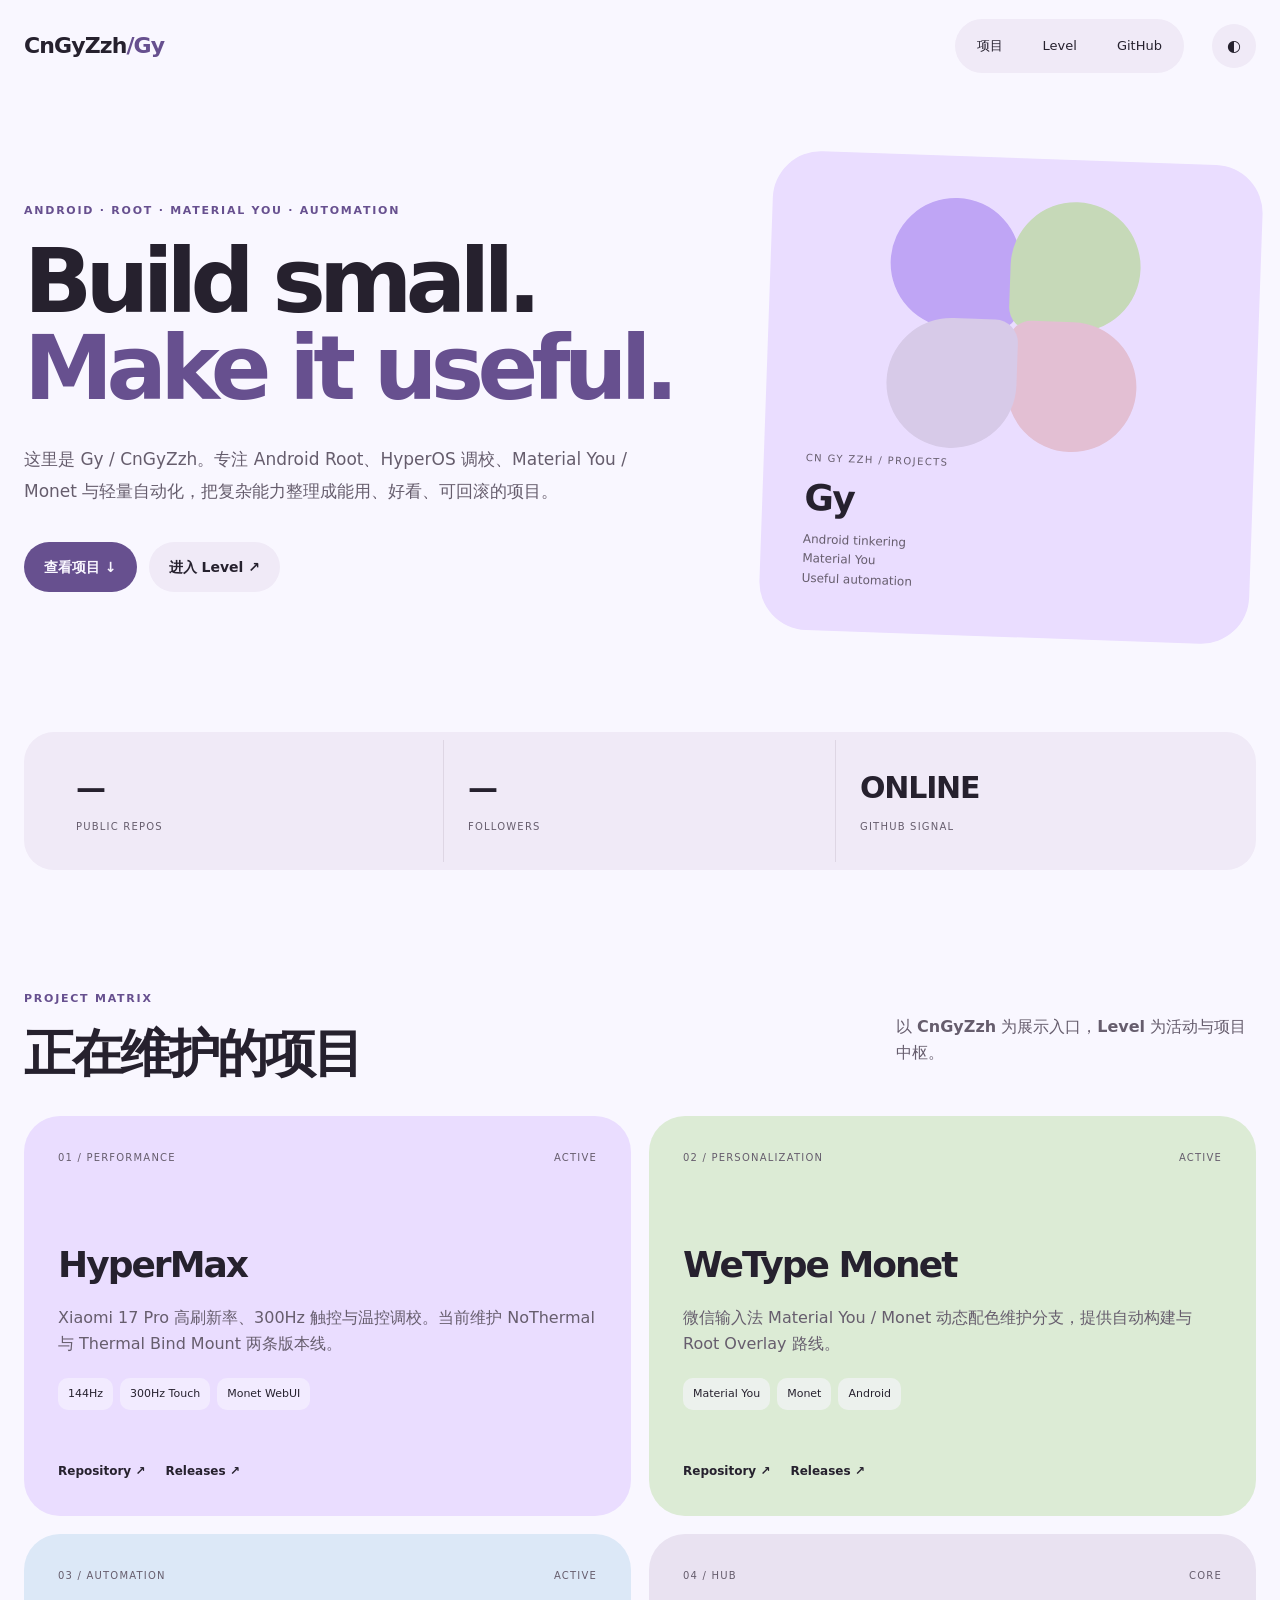
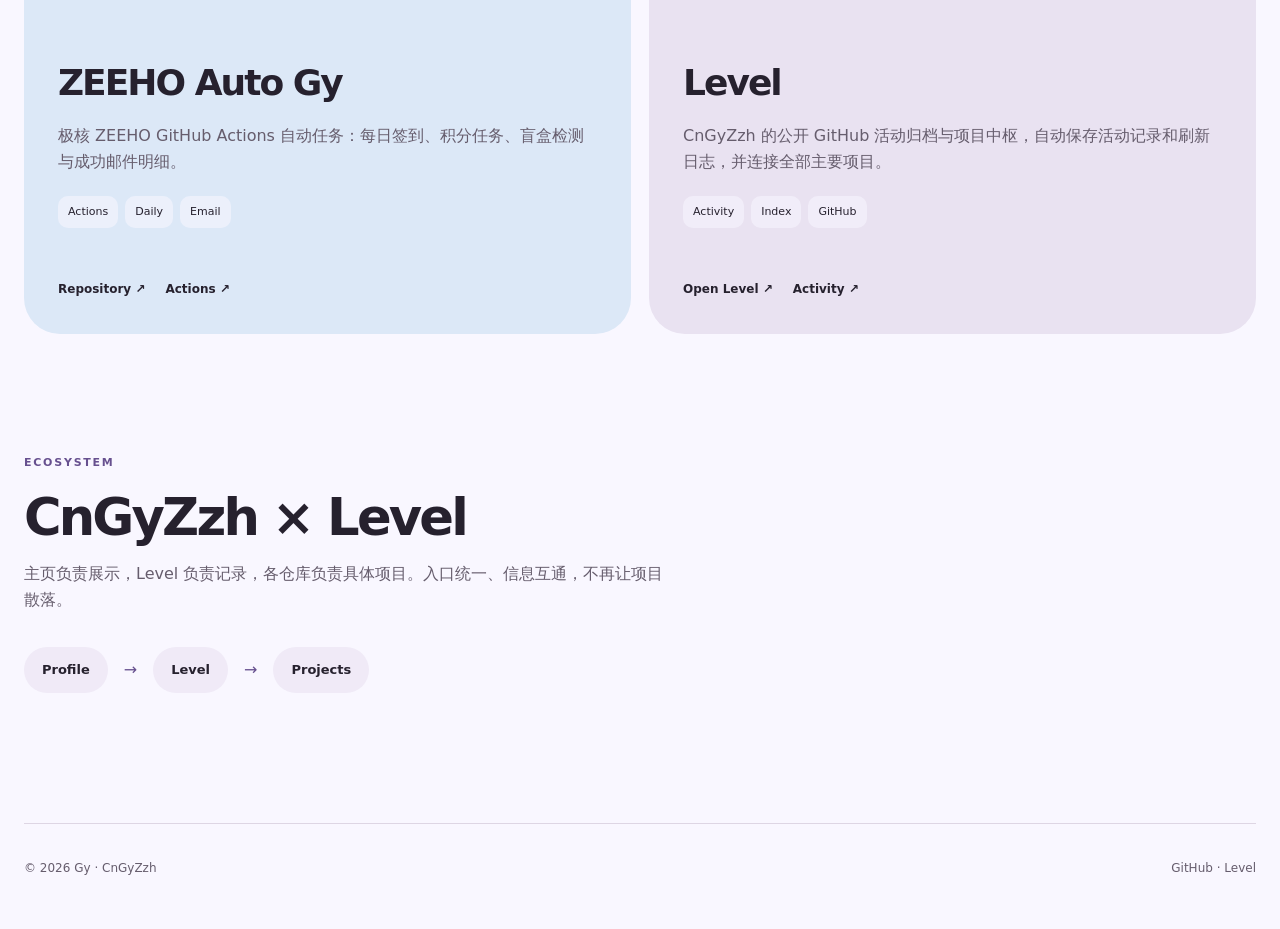
<file: index.html>
<!doctype html>
<html lang="zh-CN">
<head>
<meta charset="utf-8">
<meta name="viewport" content="width=device-width,initial-scale=1,viewport-fit=cover">
<meta name="theme-color" content="#f9f7ff">
<meta name="description" content="CnGyZzh / Gy — Android Root、HyperOS、Material You 与自动化项目。">
<title>CnGyZzh · Gy</title>
<link rel="stylesheet" href="material.css">
</head>
<body>
<header class="top">
  <a class="brand" href="#">CnGyZzh<span>/Gy</span></a>
  <nav><a href="#projects">项目</a><a href="https://github.com/CnGyZzh/Level">Level</a><a href="https://github.com/CnGyZzh">GitHub</a></nav>
  <button id="theme" aria-label="切换主题">◐</button>
</header>

<main>
<section class="hero">
 <div class="hero-copy">
   <p class="kicker">ANDROID · ROOT · MATERIAL YOU · AUTOMATION</p>
   <h1>Build small.<br><em>Make it useful.</em></h1>
   <p class="lead">这里是 Gy / CnGyZzh。专注 Android Root、HyperOS 调校、Material You / Monet 与轻量自动化，把复杂能力整理成能用、好看、可回滚的项目。</p>
   <div class="actions"><a class="primary" href="#projects">查看项目 ↓</a><a class="secondary" href="https://github.com/CnGyZzh/Level">进入 Level ↗</a></div>
 </div>
 <div class="identity">
   <div class="dots"><i></i><i></i><i></i><i></i></div>
   <div><small>CN GY ZZH / PROJECTS</small><strong>Gy</strong><p>Android tinkering<br>Material You<br>Useful automation</p></div>
 </div>
</section>

<section class="stats">
 <div><b id="repos">—</b><span>PUBLIC REPOS</span></div>
 <div><b id="followers">—</b><span>FOLLOWERS</span></div>
 <div><b id="updated">LIVE</b><span>GITHUB SIGNAL</span></div>
</section>

<section id="projects" class="section">
 <div class="heading"><div><p class="kicker">PROJECT MATRIX</p><h2>正在维护的项目</h2></div><p>以 <b>CnGyZzh</b> 为展示入口，<b>Level</b> 为活动与项目中枢。</p></div>
 <div class="grid">
  <article class="card hero-card">
   <div class="card-top"><span>01 / PERFORMANCE</span><span>ACTIVE</span></div>
   <h3>HyperMax</h3>
   <p>Xiaomi 17 Pro 高刷新率、300Hz 触控与温控调校。当前维护 NoThermal 与 Thermal Bind Mount 两条版本线。</p>
   <div class="chips"><span>144Hz</span><span>300Hz Touch</span><span>Monet WebUI</span></div>
   <div class="links"><a href="https://github.com/CnGyZzh/HyperMax">Repository ↗</a><a href="https://github.com/CnGyZzh/HyperMax/releases">Releases ↗</a></div>
  </article>
  <article class="card green">
   <div class="card-top"><span>02 / PERSONALIZATION</span><span>ACTIVE</span></div>
   <h3>WeType Monet</h3>
   <p>微信输入法 Material You / Monet 动态配色维护分支，提供自动构建与 Root Overlay 路线。</p>
   <div class="chips"><span>Material You</span><span>Monet</span><span>Android</span></div>
   <div class="links"><a href="https://github.com/CnGyZzh/WeType_Monet-Gy">Repository ↗</a><a href="https://github.com/CnGyZzh/WeType_Monet-Gy/releases">Releases ↗</a></div>
  </article>
  <article class="card blue">
   <div class="card-top"><span>03 / AUTOMATION</span><span>ACTIVE</span></div>
   <h3>ZEEHO Auto Gy</h3>
   <p>极核 ZEEHO GitHub Actions 自动任务：每日签到、积分任务、盲盒检测与成功邮件明细。</p>
   <div class="chips"><span>Actions</span><span>Daily</span><span>Email</span></div>
   <div class="links"><a href="https://github.com/CnGyZzh/ZEEHO-Auto-Gy">Repository ↗</a><a href="https://github.com/CnGyZzh/ZEEHO-Auto-Gy/actions">Actions ↗</a></div>
  </article>
  <article class="card level">
   <div class="card-top"><span>04 / HUB</span><span>CORE</span></div>
   <h3>Level</h3>
   <p>CnGyZzh 的公开 GitHub 活动归档与项目中枢，自动保存活动记录和刷新日志，并连接全部主要项目。</p>
   <div class="chips"><span>Activity</span><span>Index</span><span>GitHub</span></div>
   <div class="links"><a href="https://github.com/CnGyZzh/Level">Open Level ↗</a><a href="https://github.com/CnGyZzh/Level/blob/main/activity.txt">Activity ↗</a></div>
  </article>
 </div>
</section>

<section class="section ecosystem">
 <p class="kicker">ECOSYSTEM</p><h2>CnGyZzh × Level</h2>
 <p>主页负责展示，Level 负责记录，各仓库负责具体项目。入口统一、信息互通，不再让项目散落。</p>
 <div class="route"><a href="https://github.com/CnGyZzh">Profile</a><span>→</span><a href="https://github.com/CnGyZzh/Level">Level</a><span>→</span><a href="#projects">Projects</a></div>
</section>
</main>

<footer><span>© 2026 Gy · CnGyZzh</span><span><a href="https://github.com/CnGyZzh">GitHub</a> · <a href="https://github.com/CnGyZzh/Level">Level</a></span></footer>
<script>
const root=document.documentElement,btn=document.querySelector('#theme');
const saved=localStorage.getItem('theme'); if(saved==='dark')root.dataset.theme='dark';
btn.onclick=()=>{root.dataset.theme=root.dataset.theme==='dark'?'':'dark';localStorage.setItem('theme',root.dataset.theme||'light')};
fetch('https://api.github.com/users/CnGyZzh').then(r=>r.json()).then(d=>{repos.textContent=d.public_repos??'—';followers.textContent=d.followers??'—';updated.textContent='SYNCED'}).catch(()=>updated.textContent='ONLINE');
</script>
</body>
</html>
</file>
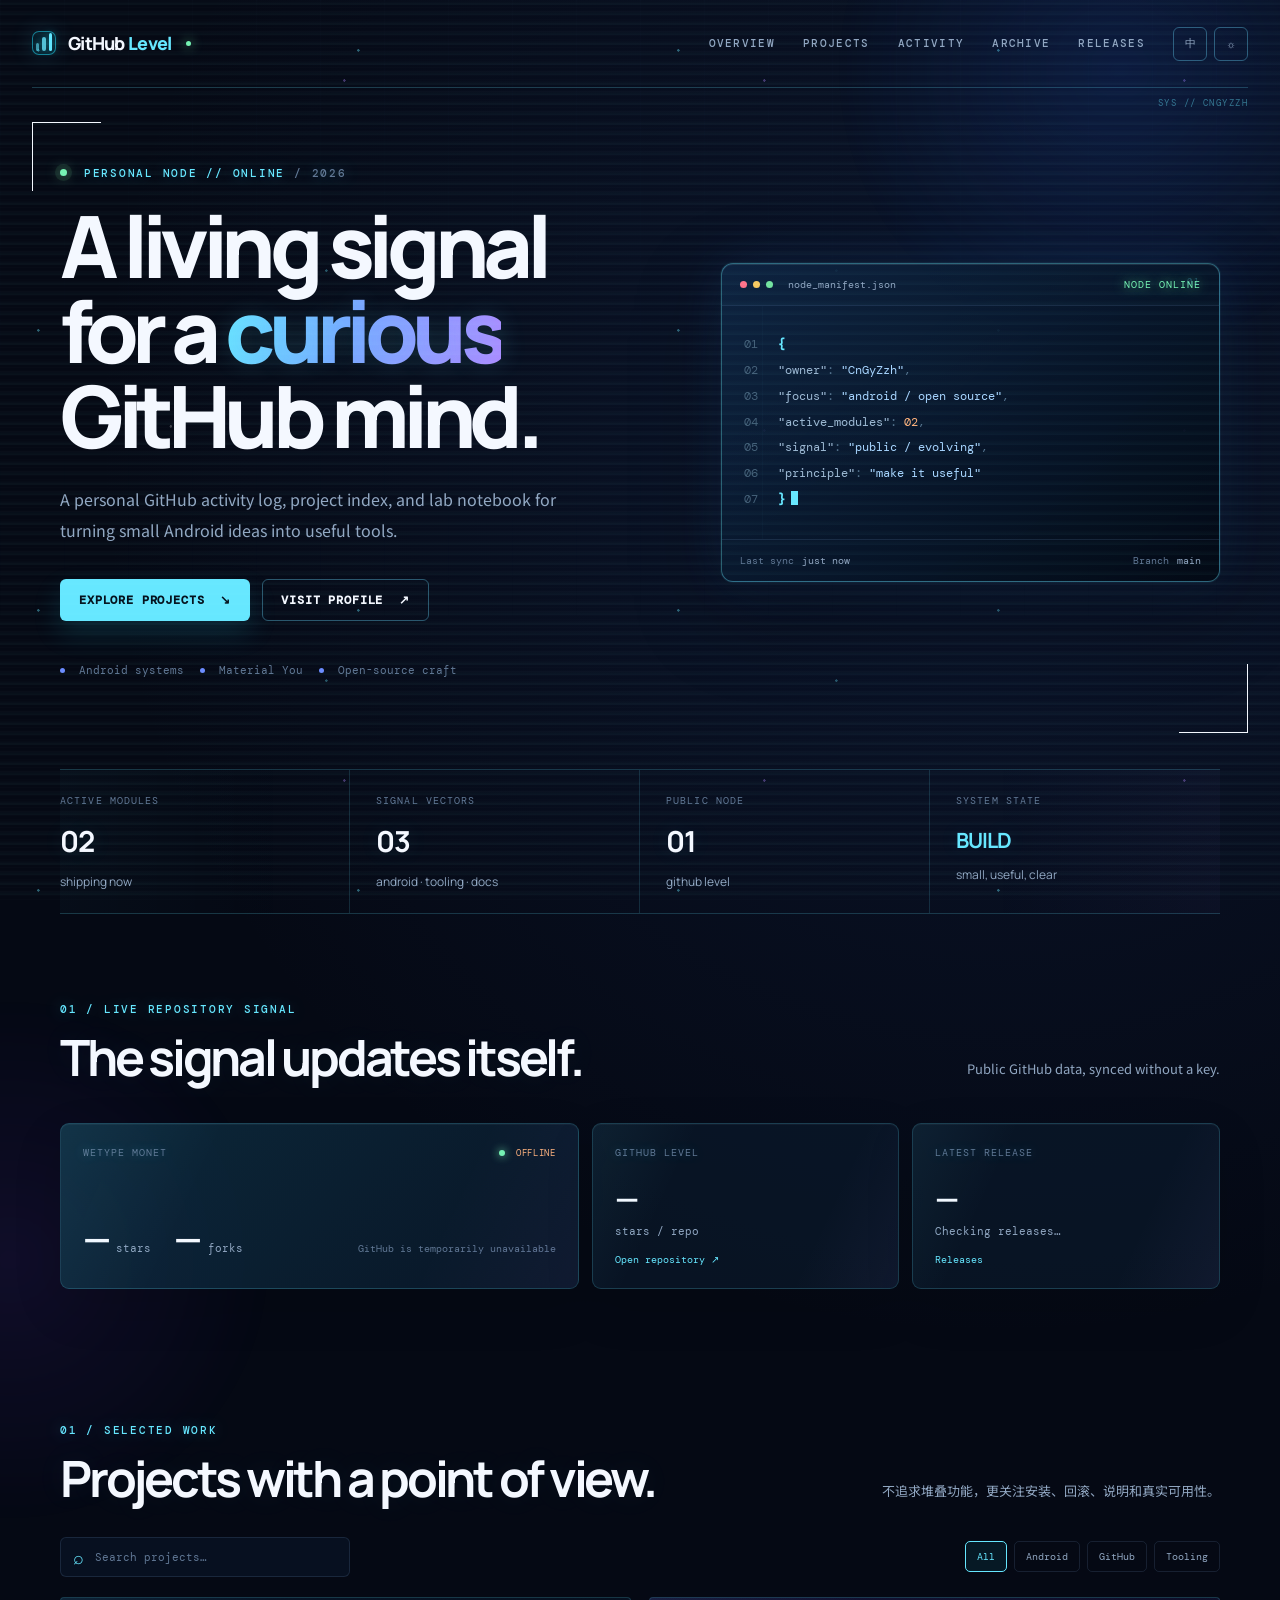
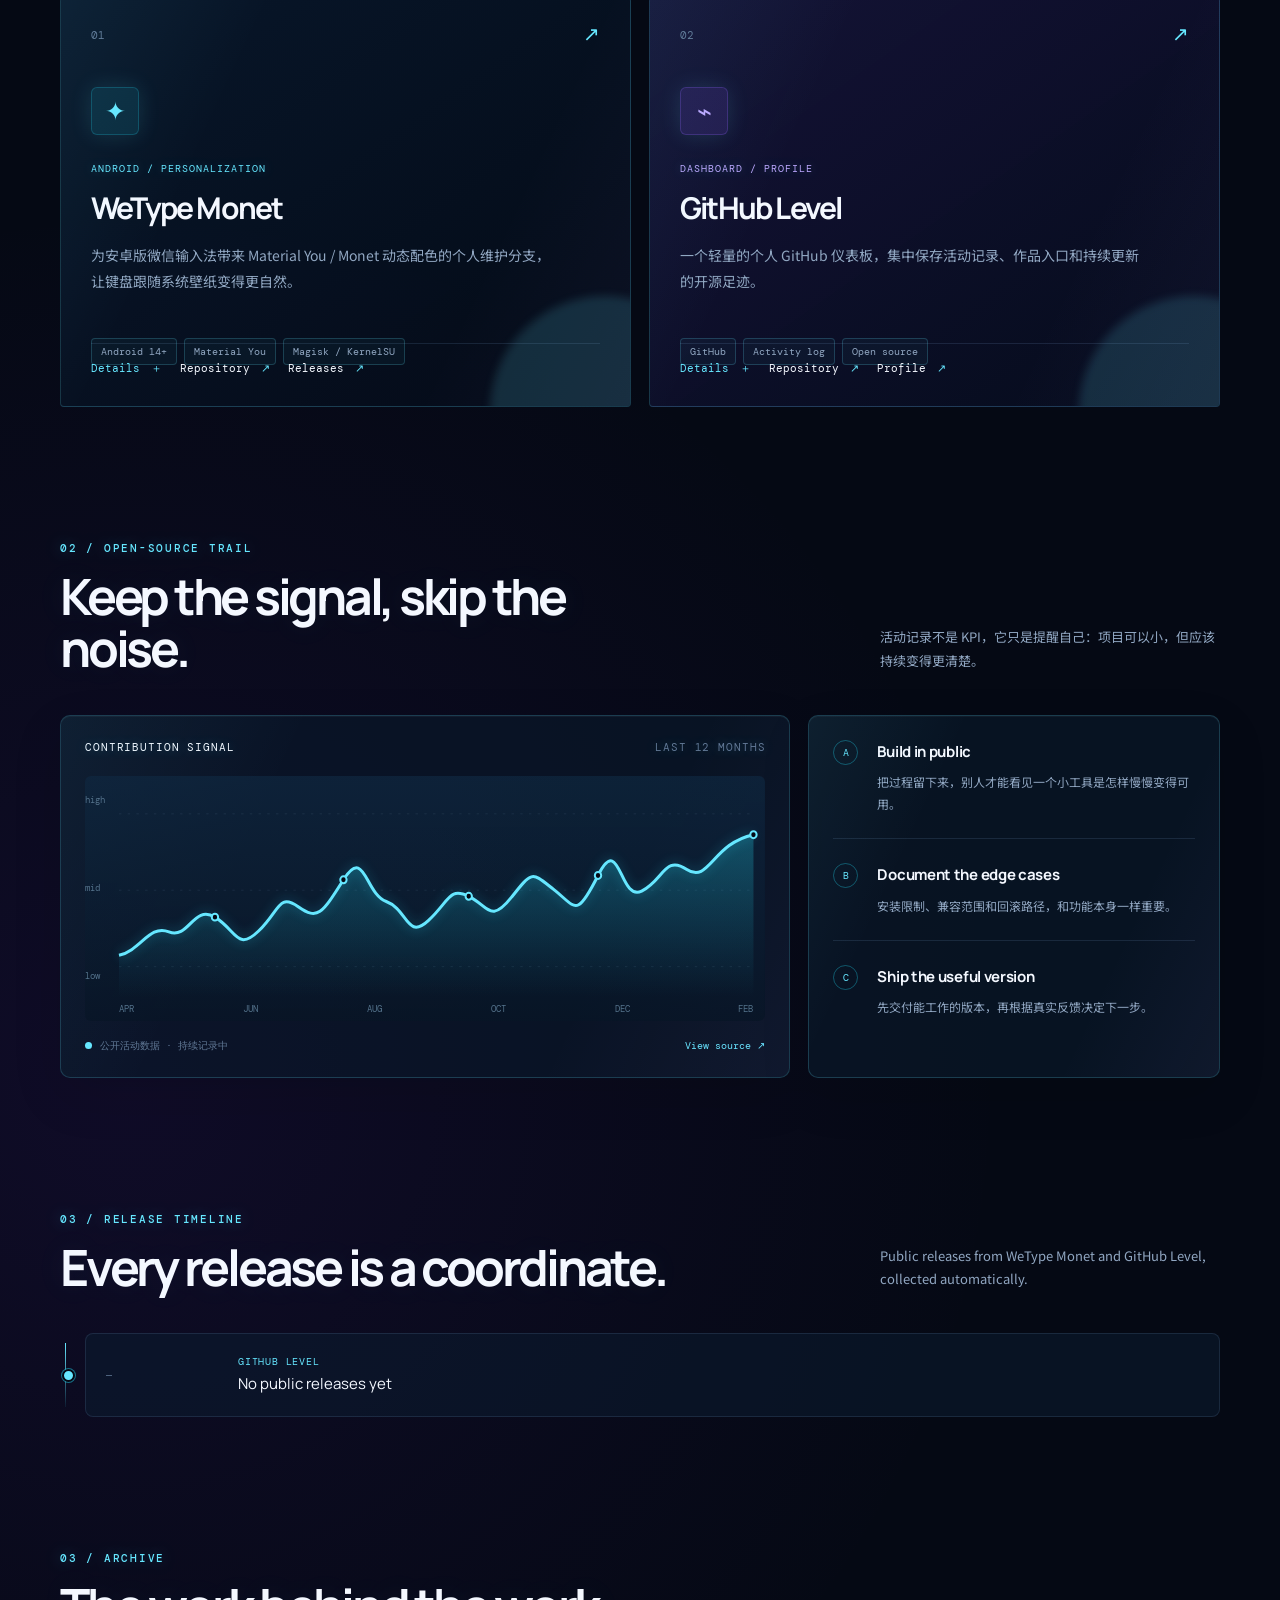
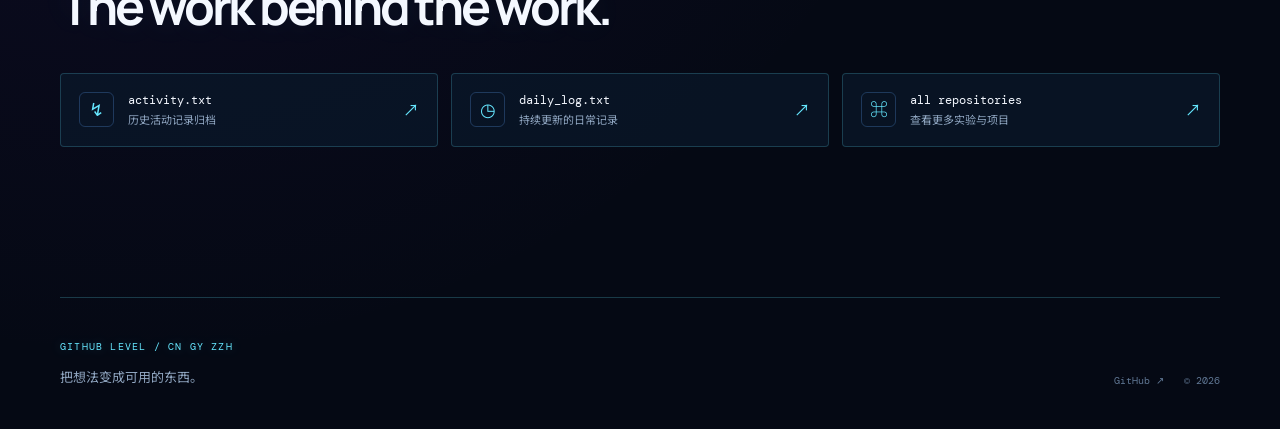
<file: index (1).html>
<!doctype html>
<html lang="zh-CN">
  <head>
    <meta charset="UTF-8" />
    <meta name="viewport" content="width=device-width, initial-scale=1.0" />
    <meta name="theme-color" content="#050914" />
    <meta name="description" content="GitHub Level — CnGyZzh 的个人主页、项目索引与开源记录。" />
    <title>GitHub Level · CnGyZzh</title>
    <link rel="canonical" href="https://cngyzzh.github.io/" />
    <meta property="og:type" content="website" />
    <meta property="og:url" content="https://cngyzzh.github.io/" />
    <meta property="og:title" content="GitHub Level · CnGyZzh" />
    <meta property="og:description" content="A cinematic personal node for projects, activity, releases, and Android experiments." />
    <meta name="twitter:card" content="summary" />
    <meta name="twitter:title" content="GitHub Level · Open-source dashboard" />
    <meta name="twitter:description" content="Projects, activity, releases, and notes from CnGyZzh." />
    <script type="application/ld+json">{"@context":"https://schema.org","@type":"Person","name":"CnGyZzh","url":"https://github.com/CnGyZzh","sameAs":["https://github.com/CnGyZzh"],"knowsAbout":["Android","Open Source","Material You"]}</script>
    <link rel="icon" href="[data-uri]" type="image/svg+xml" />
    <style>
@import url('https://fonts.googleapis.com/css2?family=DM+Mono:wght@400;500&family=Manrope:wght@400;500;600;700;800&family=Noto+Sans+SC:wght@400;500;700;900&display=swap');

:root {
  --bg: #07111f;
  --bg-deep: #050b14;
  --panel: rgba(12, 28, 48, 0.74);
  --panel-strong: #0d2037;
  --line: rgba(145, 177, 207, 0.16);
  --line-bright: rgba(145, 177, 207, 0.3);
  --text: #eff7ff;
  --muted: #92a8bd;
  --subtle: #61768c;
  --cyan: #22d3ee;
  --blue: #60a5fa;
  --violet: #8b5cf6;
  --green: #75e0a1;
  --orange: #f9a66d;
  --ease-out: cubic-bezier(0.23, 1, 0.32, 1);
}

* { box-sizing: border-box; }
html { scroll-behavior: smooth; }
body { margin: 0; min-width: 320px; color: var(--text); background: var(--bg); font-family: Manrope, 'Noto Sans SC', sans-serif; line-height: 1.55; overflow-x: hidden; }
a { color: inherit; text-decoration: none; }
button, a { -webkit-tap-highlight-color: transparent; }
::selection { color: #05101d; background: var(--cyan); }

.ambient { position: fixed; z-index: -2; pointer-events: none; filter: blur(2px); border-radius: 999px; opacity: .42; }
.ambient-a { width: 620px; height: 620px; top: -240px; right: -150px; background: radial-gradient(circle, rgba(37, 99, 235, .35), transparent 66%); }
.ambient-b { width: 560px; height: 560px; left: -270px; top: 980px; background: radial-gradient(circle, rgba(124, 58, 237, .24), transparent 68%); }
.grid-overlay { position: fixed; inset: 0; z-index: -1; pointer-events: none; opacity: .26; background-image: linear-gradient(rgba(125, 165, 201, .07) 1px, transparent 1px), linear-gradient(90deg, rgba(125, 165, 201, .07) 1px, transparent 1px); background-size: 64px 64px; mask-image: linear-gradient(to bottom, black 0%, transparent 85%); }

.section-shell { width: min(1160px, calc(100% - 64px)); margin: 0 auto; }
.site-header { position: relative; z-index: 5; width: min(1320px, calc(100% - 64px)); margin: 0 auto; height: 88px; display: flex; align-items: center; justify-content: space-between; gap: 28px; border-bottom: 1px solid var(--line); }
.brand { display: inline-flex; align-items: center; gap: 12px; font-weight: 800; letter-spacing: -.04em; font-size: 18px; white-space: nowrap; }
.brand em { color: var(--cyan); font-style: normal; }
.brand-mark { width: 24px; height: 24px; display: flex; align-items: end; gap: 3px; padding: 3px; border: 1px solid rgba(34,211,238,.54); border-radius: 7px; background: rgba(34,211,238,.08); }
.brand-mark span { width: 4px; background: var(--cyan); border-radius: 2px; box-shadow: 0 0 8px rgba(34, 211, 238, .6); }
.brand-mark span:nth-child(1) { height: 8px; opacity: .6; }.brand-mark span:nth-child(2) { height: 14px; opacity: .8; }.brand-mark span:nth-child(3) { height: 18px; }
.main-nav { display: flex; align-items: center; gap: 28px; margin-left: auto; }
.main-nav a, .header-link { color: var(--muted); font: 500 11px/1 'DM Mono', monospace; text-transform: uppercase; letter-spacing: .12em; transition: color .18s ease; }
.main-nav a:hover, .header-link:hover { color: var(--cyan); }
.header-link { color: var(--text); padding: 12px 16px; border: 1px solid var(--line-bright); border-radius: 6px; }
.arrow { color: var(--cyan); margin-left: 6px; }

.hero { min-height: 655px; display: grid; grid-template-columns: 1.08fr .92fr; gap: 76px; align-items: center; padding: 80px 0 92px; }
.eyebrow { margin: 0 0 24px; color: var(--cyan); font: 500 11px/1 'DM Mono', monospace; letter-spacing: .16em; text-transform: uppercase; }
.eyebrow-year { color: var(--subtle); }
.pulse-dot { display: inline-block; width: 7px; height: 7px; margin-right: 8px; border-radius: 50%; background: var(--green); box-shadow: 0 0 0 5px rgba(117, 224, 161, .1), 0 0 14px rgba(117,224,161,.8); vertical-align: 1px; }
h1, h2, h3, p { margin-top: 0; }
h1 { max-width: 760px; margin-bottom: 26px; font-size: clamp(48px, 7vw, 86px); line-height: .99; letter-spacing: -.075em; font-weight: 800; }
h1 span { color: transparent; background: linear-gradient(105deg, var(--cyan), var(--blue) 48%, var(--violet)); background-clip: text; -webkit-background-clip: text; }
.hero-lede { max-width: 540px; margin-bottom: 34px; color: var(--muted); font-family: 'Noto Sans SC', sans-serif; font-size: 16px; line-height: 1.9; }
.hero-actions { display: flex; flex-wrap: wrap; gap: 12px; margin-bottom: 42px; }
.button { display: inline-flex; align-items: center; gap: 16px; padding: 14px 18px; border-radius: 6px; font: 700 12px/1 'DM Mono', monospace; text-transform: uppercase; letter-spacing: .07em; transition: transform .18s var(--ease-out), box-shadow .18s ease, border-color .18s ease; }
.button:hover { transform: translateY(-3px); }.button:active { transform: scale(.97); }
.button-primary { color: #04111d; background: var(--cyan); box-shadow: 0 12px 28px rgba(34,211,238,.15); }.button-primary:hover { box-shadow: 0 16px 34px rgba(34,211,238,.27); }
.button-ghost { border: 1px solid var(--line-bright); color: var(--text); }.button-ghost:hover { border-color: var(--cyan); }
.hero-meta { display: flex; flex-wrap: wrap; gap: 16px; color: var(--subtle); font: 11px 'DM Mono', monospace; }.hero-meta i { display: inline-block; width: 5px; height: 5px; margin: 0 7px 1px 0; border-radius: 50%; background: var(--blue); }

.hero-console { align-self: center; overflow: hidden; border: 1px solid rgba(118, 165, 204, .25); border-radius: 12px; background: linear-gradient(140deg, rgba(17, 43, 69, .88), rgba(7, 19, 33, .92)); box-shadow: 0 30px 80px rgba(0, 0, 0, .22), inset 0 1px rgba(255,255,255,.06); transform: rotate(2deg); transition: transform .35s var(--ease-out); }.hero-console:hover { transform: rotate(0deg) translateY(-5px); }
.console-topbar, .console-footer { display: flex; align-items: center; padding: 14px 18px; border-bottom: 1px solid var(--line); font: 10px 'DM Mono', monospace; }.console-footer { border-top: 1px solid var(--line); border-bottom: 0; color: var(--subtle); gap: 8px; }.console-footer strong { color: var(--muted); font-weight: 400; }.footer-divider { flex: 1; }
.window-dot { width: 7px; height: 7px; border-radius: 50%; margin-right: 6px; }.window-dot.red { background: #ff718a; }.window-dot.yellow { background: #f6c85f; }.window-dot.green { background: #73e29f; }.console-label { margin-left: 9px; color: var(--muted); }.console-status { margin-left: auto; color: var(--green); letter-spacing: .1em; }.console-body { padding: 26px 22px; font: 12px/2.15 'DM Mono', monospace; }.console-line { display: flex; }.line-number { width: 34px; color: #456179; user-select: none; }.key { color: #9db9d4; font-weight: 400; }.value { color: #a7d5ff; font-weight: 400; }.number { color: var(--orange); font-weight: 400; }.cyan { color: var(--cyan); }.muted { color: #55748f; }.cursor { display: inline-block; width: 7px; height: 14px; margin-left: 6px; background: var(--cyan); vertical-align: -2px; animation: blink 1.1s steps(2) infinite; }@keyframes blink { 50% { opacity: 0; } }

.metrics { display: grid; grid-template-columns: repeat(4, 1fr); gap: 0; border-top: 1px solid var(--line); border-bottom: 1px solid var(--line); }.metric { min-height: 130px; padding: 24px 26px 20px 0; border-right: 1px solid var(--line); }.metric + .metric { padding-left: 26px; }.metric:last-child { border-right: 0; }.metric-label { display: block; color: var(--subtle); font: 10px 'DM Mono', monospace; letter-spacing: .11em; }.metric strong { display: block; margin: 12px 0 4px; color: var(--text); font-size: 29px; letter-spacing: -.05em; }.metric-note { color: var(--muted); font-size: 12px; }.metric-accent strong { color: var(--cyan); font-size: 21px; margin-top: 17px; }

.content-section { padding-top: 136px; }.section-heading { display: flex; align-items: end; justify-content: space-between; gap: 40px; margin-bottom: 40px; }.section-heading .eyebrow { margin-bottom: 16px; }.section-heading h2 { max-width: 620px; margin-bottom: 0; font-size: clamp(30px, 4vw, 50px); line-height: 1.05; letter-spacing: -.065em; }.section-intro { max-width: 340px; margin-bottom: 3px; color: var(--muted); font-family: 'Noto Sans SC', sans-serif; font-size: 13px; line-height: 1.8; }
.project-grid { display: grid; grid-template-columns: repeat(2, 1fr); gap: 18px; }.project-card { position: relative; min-height: 410px; padding: 30px; overflow: hidden; border: 1px solid var(--line); border-radius: 10px; background: var(--panel); transition: transform .3s var(--ease-out), border-color .3s ease, box-shadow .3s ease; }.project-card::after { position: absolute; content: ''; width: 230px; height: 230px; right: -90px; bottom: -120px; border-radius: 50%; background: rgba(34,211,238,.11); filter: blur(4px); transition: transform .3s ease; }.project-card:hover { transform: translateY(-7px); border-color: rgba(34,211,238,.4); box-shadow: 0 24px 48px rgba(0,0,0,.18); }.project-card:hover::after { transform: scale(1.3); }.project-card-secondary { background: linear-gradient(135deg, rgba(22, 31, 64, .84), rgba(11, 24, 44, .8)); }.project-card-secondary::after { background: rgba(139,92,246,.13); }
.project-card-top { display: flex; justify-content: space-between; margin-bottom: 45px; color: var(--subtle); font: 11px 'DM Mono', monospace; }.project-arrow { color: var(--cyan); font-size: 20px; line-height: .6; }.project-icon { width: 48px; height: 48px; display: grid; place-items: center; margin-bottom: 27px; border-radius: 12px; font-size: 25px; }.icon-monet { color: var(--cyan); background: rgba(34,211,238,.12); border: 1px solid rgba(34,211,238,.22); }.icon-level { color: #bda8ff; background: rgba(139,92,246,.15); border: 1px solid rgba(139,92,246,.25); }.project-type { margin-bottom: 10px; color: var(--cyan); font: 10px 'DM Mono', monospace; letter-spacing: .1em; }.project-card-secondary .project-type { color: #bda8ff; }.project-card h3 { margin-bottom: 12px; font-size: 30px; letter-spacing: -.06em; }.project-card > p:not(.project-type) { max-width: 470px; min-height: 74px; margin-bottom: 21px; color: var(--muted); font-family: 'Noto Sans SC', sans-serif; font-size: 14px; line-height: 1.8; }.tag-row { position: relative; z-index: 1; display: flex; flex-wrap: wrap; gap: 7px; }.tag-row span { padding: 6px 9px; border: 1px solid var(--line); border-radius: 4px; color: var(--muted); font: 10px 'DM Mono', monospace; }.card-bottom { position: absolute; z-index: 1; right: 30px; bottom: 30px; left: 30px; display: flex; gap: 18px; padding-top: 17px; border-top: 1px solid var(--line); }.card-bottom a { color: var(--text); font: 11px 'DM Mono', monospace; }.card-bottom a:hover { color: var(--cyan); }.card-bottom span { color: var(--cyan); margin-left: 4px; }

.activity-layout { display: grid; grid-template-columns: 1.42fr .8fr; gap: 18px; }.activity-visual, .activity-notes { border: 1px solid var(--line); border-radius: 10px; background: rgba(10, 25, 43, .64); }.activity-visual { padding: 24px; }.visual-header { display: flex; justify-content: space-between; margin-bottom: 22px; color: var(--text); font: 11px 'DM Mono', monospace; letter-spacing: .08em; }.visual-period { color: var(--subtle); }.chart-wrap { position: relative; min-height: 245px; padding: 17px 12px 0 34px; overflow: hidden; border-radius: 6px; background: linear-gradient(180deg, rgba(15, 39, 64, .72), rgba(8, 22, 38, .78)); }.activity-chart { display: block; width: 100%; height: 204px; overflow: visible; }.chart-grid line { stroke: rgba(145, 177, 207, .13); stroke-dasharray: 3 8; stroke-width: 1; }.chart-area { fill: url(#chart-fill); }.chart-line { fill: none; stroke: var(--cyan); stroke-width: 3; vector-effect: non-scaling-stroke; filter: drop-shadow(0 0 7px rgba(34, 211, 238, .38)); }.chart-points circle { fill: var(--bg); stroke: var(--cyan); stroke-width: 2; vector-effect: non-scaling-stroke; }.chart-y-labels { position: absolute; top: 18px; bottom: 39px; left: 0; display: flex; flex-direction: column; justify-content: space-between; color: #54728b; font: 9px 'DM Mono', monospace; }.chart-months { display: flex; justify-content: space-between; padding: 6px 0 0; color: #54728b; font: 9px 'DM Mono', monospace; }.visual-caption { display: flex; align-items: center; gap: 8px; margin-top: 18px; color: var(--subtle); font: 10px 'DM Mono', monospace; }.caption-mark { width: 7px; height: 7px; background: var(--cyan); border-radius: 50%; }.visual-caption a { margin-left: auto; color: var(--cyan); }.activity-notes { padding: 24px 24px 0; }.note-block { display: grid; grid-template-columns: 31px 1fr; gap: 13px; padding: 0 0 24px; margin-bottom: 24px; border-bottom: 1px solid var(--line); }.note-block:last-child { margin-bottom: 0; border-bottom: 0; }.note-index { display: grid; place-items: center; width: 25px; height: 25px; border: 1px solid rgba(34,211,238,.35); border-radius: 50%; color: var(--cyan); font: 10px 'DM Mono', monospace; }.note-block h3 { margin-bottom: 8px; font-size: 15px; letter-spacing: -.02em; }.note-block p { margin-bottom: 0; color: var(--muted); font-family: 'Noto Sans SC', sans-serif; font-size: 12px; line-height: 1.8; }

.archive-grid { display: grid; grid-template-columns: repeat(3, 1fr); gap: 13px; }.archive-card { display: flex; align-items: center; gap: 14px; padding: 18px; border: 1px solid var(--line); border-radius: 8px; background: rgba(12, 28, 48, .58); transition: transform .2s ease, border-color .2s ease, background .2s ease; }.archive-card:hover { transform: translateY(-4px); border-color: rgba(34,211,238,.38); background: rgba(17, 43, 69, .7); }.archive-icon { display: grid; place-items: center; width: 35px; height: 35px; border: 1px solid rgba(96,165,250,.26); border-radius: 6px; color: var(--cyan); font-size: 18px; }.archive-card b, .archive-card small { display: block; }.archive-card b { margin-bottom: 3px; font: 12px 'DM Mono', monospace; }.archive-card small { color: var(--muted); font-size: 11px; }.archive-arrow { margin-left: auto; color: var(--cyan); }

.site-footer { display: flex; justify-content: space-between; align-items: end; gap: 28px; margin-top: 150px; padding: 34px 0 42px; border-top: 1px solid var(--line); }.footer-kicker { color: var(--cyan); font: 10px 'DM Mono', monospace; letter-spacing: .12em; }.site-footer p { margin: 10px 0 0; color: var(--muted); font-size: 13px; }.footer-right { display: flex; flex-wrap: wrap; align-items: center; justify-content: end; gap: 20px; color: var(--subtle); font: 10px 'DM Mono', monospace; }.footer-right a:hover { color: var(--cyan); }

[data-reveal] { opacity: 0; transform: translateY(18px); transition: opacity .6s var(--ease-out), transform .6s var(--ease-out); }.loaded [data-reveal] { opacity: 1; transform: translateY(0); }.loaded [data-reveal][data-delay="80"] { transition-delay: 80ms; }.loaded [data-reveal][data-delay="120"] { transition-delay: 120ms; }.loaded [data-reveal][data-delay="140"] { transition-delay: 140ms; }.loaded [data-reveal][data-delay="150"] { transition-delay: 150ms; }.loaded [data-reveal][data-delay="160"] { transition-delay: 160ms; }.loaded [data-reveal][data-delay="200"] { transition-delay: 200ms; }
@media (max-width: 900px) { .hero { grid-template-columns: 1fr; gap: 48px; padding-top: 64px; }.hero-console { max-width: 620px; width: 100%; justify-self: center; }.metrics { grid-template-columns: repeat(2, 1fr); }.metric:nth-child(2) { border-right: 0; }.metric:nth-child(3), .metric:nth-child(4) { border-top: 1px solid var(--line); }.metric:nth-child(3) { padding-left: 0; }.metric:nth-child(4) { padding-left: 26px; border-right: 0; }.activity-layout { grid-template-columns: 1fr; } }
@media (max-width: 700px) { .section-shell, .site-header { width: min(100% - 36px, 560px); }.site-header { height: 76px; }.main-nav { display: none; }.header-link { padding: 10px 12px; font-size: 9px; }.hero { min-height: auto; padding: 72px 0 68px; }.hero-lede { font-size: 14px; }.hero-meta { gap: 11px; line-height: 1.8; }.metrics { grid-template-columns: 1fr 1fr; }.metric { min-height: 112px; padding: 19px 12px 16px 0; }.metric + .metric { padding-left: 12px; }.metric strong { margin-top: 8px; font-size: 24px; }.metric-note { font-size: 10px; }.content-section { padding-top: 92px; }.section-heading { display: block; margin-bottom: 28px; }.section-intro { margin-top: 18px; }.project-grid, .archive-grid { grid-template-columns: 1fr; }.project-card { min-height: 405px; padding: 24px; }.card-bottom { right: 24px; bottom: 24px; left: 24px; }.activity-visual, .activity-notes { padding: 18px; }.chart-wrap { min-height: 190px; padding-left: 28px; }.activity-chart { height: 150px; }.chart-y-labels { top: 17px; bottom: 37px; }.visual-header { font-size: 9px; }.site-footer { display: block; margin-top: 100px; }.footer-right { justify-content: start; margin-top: 26px; } }
@media (prefers-reduced-motion: reduce) { html { scroll-behavior: auto; } *, *::before, *::after { animation-duration: .01ms !important; transition-duration: .01ms !important; } }

/* Extension layer: live data, themes, releases, and project notes. */
.header-tools { display: flex; align-items: center; gap: 7px; }
.tool-button { width: 34px; height: 34px; display: grid; place-items: center; border: 1px solid var(--line-bright); border-radius: 6px; color: var(--muted); background: transparent; cursor: pointer; font: 11px 'DM Mono', monospace; transition: color .18s ease, border-color .18s ease, background .18s ease, transform .18s ease; }
.tool-button:hover { color: var(--cyan); border-color: var(--cyan); background: rgba(34,211,238,.08); }.tool-button:active { transform: scale(.94); }

.live-signal-section { padding-top: 90px; }.live-grid { display: grid; grid-template-columns: 1.35fr .8fr .8fr; gap: 13px; }.live-card { min-height: 166px; display: flex; flex-direction: column; justify-content: center; padding: 22px; border: 1px solid var(--line); border-radius: 9px; background: rgba(12, 28, 48, .58); }.live-card-wide { justify-content: space-between; background: linear-gradient(135deg, rgba(15, 53, 73, .72), rgba(10, 26, 46, .72)); }.live-card-head { display: flex; align-items: center; justify-content: space-between; }.live-kicker { color: var(--subtle); font: 10px 'DM Mono', monospace; letter-spacing: .1em; }.live-state { color: var(--green); font: 9px 'DM Mono', monospace; letter-spacing: .08em; }.live-state i { display: inline-block; width: 6px; height: 6px; margin-right: 5px; border-radius: 50%; background: var(--green); box-shadow: 0 0 9px var(--green); }.live-main { display: flex; align-items: baseline; flex-wrap: wrap; gap: 8px; }.live-main strong { color: var(--text); font-size: 36px; letter-spacing: -.07em; }.live-main span, .live-card > span:not(.live-kicker) { color: var(--muted); font: 11px 'DM Mono', monospace; }.live-main strong:nth-of-type(2) { margin-left: 15px; }.live-divider { flex: 1; min-width: 18px; }.live-main small { color: var(--subtle); font: 10px 'DM Mono', monospace; }.live-card > strong { margin: 15px 0 2px; color: var(--text); font-size: 31px; letter-spacing: -.06em; }.live-card > a { margin-top: auto; color: var(--cyan); font: 10px 'DM Mono', monospace; }.live-card > a:hover { text-decoration: underline; }
.inline-button { padding: 0; border: 0; color: var(--cyan); background: transparent; cursor: pointer; font: 11px 'DM Mono', monospace; }.inline-button:hover { text-decoration: underline; }.card-bottom { align-items: center; flex-wrap: wrap; }

.release-section { padding-top: 136px; }.release-timeline { position: relative; display: grid; gap: 10px; padding-left: 25px; }.release-timeline::before { position: absolute; top: 10px; bottom: 10px; left: 5px; width: 1px; content: ''; background: linear-gradient(var(--cyan), rgba(34,211,238,.08)); }.release-item { position: relative; display: grid; grid-template-columns: 112px 1fr auto; align-items: center; gap: 20px; min-height: 84px; padding: 17px 20px; border: 1px solid var(--line); border-radius: 8px; background: rgba(12, 28, 48, .54); transition: transform .2s ease, border-color .2s ease; }.release-item::before { position: absolute; left: -24px; width: 9px; height: 9px; content: ''; border: 2px solid var(--bg); border-radius: 50%; background: var(--cyan); box-shadow: 0 0 0 1px rgba(34,211,238,.5); }.release-item:hover { transform: translateX(4px); border-color: rgba(34,211,238,.4); }.release-date { color: var(--subtle); font: 10px 'DM Mono', monospace; }.release-repo { margin-bottom: 4px; color: var(--cyan); font: 10px 'DM Mono', monospace; letter-spacing: .08em; }.release-name { color: var(--text); font-size: 15px; }.release-tag { padding: 6px 9px; border: 1px solid rgba(34,211,238,.26); border-radius: 4px; color: var(--cyan); font: 10px 'DM Mono', monospace; }.timeline-loading { display: flex; align-items: center; gap: 8px; min-height: 84px; color: var(--subtle); font: 11px 'DM Mono', monospace; }.timeline-loading span { width: 6px; height: 6px; border-radius: 50%; background: var(--cyan); animation: timeline-pulse 1.1s infinite alternate; }.timeline-loading span:nth-child(2) { animation-delay: .18s; }.timeline-loading span:nth-child(3) { animation-delay: .36s; }@keyframes timeline-pulse { to { opacity: .2; transform: translateY(-3px); } }

.project-dialog { width: min(560px, calc(100% - 36px)); padding: 0; overflow: hidden; border: 1px solid var(--line-bright); border-radius: 12px; color: var(--text); background: linear-gradient(145deg, #112b46, #081727); box-shadow: 0 30px 100px rgba(0,0,0,.5); }.project-dialog::backdrop { background: rgba(1, 7, 14, .76); backdrop-filter: blur(5px); }.dialog-top { display: flex; align-items: center; justify-content: space-between; padding: 20px 24px; border-bottom: 1px solid var(--line); }.dialog-top .eyebrow { margin: 0; }.dialog-close { width: 29px; height: 29px; border: 1px solid var(--line-bright); border-radius: 50%; color: var(--muted); background: transparent; cursor: pointer; font-size: 20px; line-height: 1; }.dialog-close:hover { color: var(--cyan); border-color: var(--cyan); }.dialog-body { padding: 28px 24px 26px; }.dialog-body h2 { margin-bottom: 15px; font-size: 39px; letter-spacing: -.07em; }.dialog-description { color: var(--muted); font-family: 'Noto Sans SC', sans-serif; font-size: 14px; line-height: 1.9; }.dialog-features { display: grid; gap: 8px; margin: 22px 0; }.dialog-feature { display: flex; gap: 10px; align-items: start; color: var(--muted); font-size: 13px; }.dialog-feature::before { content: '✦'; color: var(--cyan); }.dialog-links { display: flex; flex-wrap: wrap; gap: 10px; padding-top: 19px; border-top: 1px solid var(--line); }.dialog-links a { padding: 10px 13px; border: 1px solid var(--line-bright); border-radius: 5px; color: var(--text); font: 10px 'DM Mono', monospace; }.dialog-links a:hover { color: var(--cyan); border-color: var(--cyan); }

body.light { --bg: #f4f8fc; --bg-deep: #eaf1f8; --panel: rgba(255,255,255,.82); --panel-strong: #fff; --line: rgba(41, 71, 99, .16); --line-bright: rgba(41, 71, 99, .32); --text: #0b1d31; --muted: #557087; --subtle: #71869a; }.light .ambient-a { opacity: .28; }.light .ambient-b { opacity: .18; }.light .grid-overlay { opacity: .14; }.light .hero-console, .light .project-dialog { background: linear-gradient(140deg, #fff, #eaf3fb); }.light .project-card-secondary { background: linear-gradient(135deg, rgba(239,236,255,.9), rgba(255,255,255,.82)); }.light .chart-wrap { background: linear-gradient(180deg, #e9f4fb, #f7fbfe); }.light .console-body, .light .console-topbar, .light .console-footer { color: var(--text); }.light .key { color: #3a6a91; }.light .value { color: #236292; }.light .number { color: #ba6c32; }.light .muted { color: #7190aa; }.light .chart-points circle { fill: #f4f8fc; }.light .live-card, .light .release-item { background: rgba(255,255,255,.72); }.light .live-card-wide { background: linear-gradient(135deg, #e1f7fb, #f8fbff); }

@media (max-width: 900px) { .live-grid { grid-template-columns: 1fr 1fr; }.live-card-wide { grid-column: 1 / -1; } }
@media (max-width: 700px) { .header-tools { gap: 5px; }.tool-button { width: 30px; height: 30px; }.header-link span:first-child { display: none; }.live-grid { grid-template-columns: 1fr; }.live-card-wide { grid-column: auto; }.release-item { grid-template-columns: 1fr auto; gap: 5px 12px; }.release-date { grid-column: 1 / -1; }.release-tag { grid-column: 2; grid-row: 2 / span 2; }.release-name { font-size: 13px; }.dialog-body h2 { font-size: 32px; } }

.project-toolbar { display: flex; align-items: center; justify-content: space-between; gap: 18px; margin: -8px 0 20px; }.search-box { display: flex; align-items: center; gap: 9px; width: min(290px, 100%); padding: 10px 12px; border: 1px solid var(--line); border-radius: 6px; background: rgba(12, 28, 48, .46); color: var(--cyan); }.search-box span { font-size: 18px; line-height: 1; }.search-box input { width: 100%; border: 0; outline: 0; color: var(--text); background: transparent; font: 11px 'DM Mono', monospace; }.search-box input::placeholder { color: var(--subtle); }.filter-chips { display: flex; flex-wrap: wrap; gap: 7px; }.filter-chip { padding: 8px 11px; border: 1px solid var(--line); border-radius: 5px; color: var(--muted); background: transparent; cursor: pointer; font: 10px 'DM Mono', monospace; transition: color .18s ease, background .18s ease, border-color .18s ease, transform .18s ease; }.filter-chip:hover, .filter-chip.is-active { border-color: var(--cyan); color: var(--cyan); background: rgba(34,211,238,.08); }.filter-chip:active { transform: scale(.96); }.project-card.is-hidden { display: none; }.project-empty { padding: 22px; border: 1px dashed var(--line-bright); border-radius: 8px; color: var(--muted); font: 11px 'DM Mono', monospace; text-align: center; }
.light .search-box { background: rgba(255,255,255,.76); }
@media (max-width: 700px) { .project-toolbar { align-items: stretch; flex-direction: column; margin-top: -4px; }.search-box { width: 100%; }.filter-chips { gap: 5px; }.filter-chip { flex: 1; } }

/* SCI-FI SIGNAL LAYER */
:root {
  --bg: #050914;
  --bg-deep: #02040a;
  --panel: rgba(8, 18, 35, .72);
  --panel-strong: #0a1730;
  --line: rgba(132, 173, 224, .14);
  --line-bright: rgba(105, 219, 255, .36);
  --text: #f4f8ff;
  --muted: #91a7c2;
  --subtle: #607794;
  --cyan: #66e7ff;
  --blue: #6b8cff;
  --violet: #b086ff;
  --green: #75f2b2;
  --orange: #ffb37d;
}
body { background: radial-gradient(circle at 78% 12%, rgba(34, 72, 150, .18), transparent 27%), radial-gradient(circle at 10% 74%, rgba(93, 33, 184, .12), transparent 30%), var(--bg); }
body::before { content: ''; position: fixed; inset: 0; z-index: -4; pointer-events: none; opacity: .18; background: repeating-linear-gradient(0deg, rgba(255,255,255,.025) 0 1px, transparent 1px 4px); mix-blend-mode: screen; }
.starfield { position: fixed; inset: 0; z-index: -3; pointer-events: none; opacity: .5; background-image: radial-gradient(circle at 12% 18%, rgba(102,231,255,.8) 0 1px, transparent 1.5px), radial-gradient(circle at 82% 23%, rgba(176,134,255,.7) 0 1px, transparent 1.5px), radial-gradient(circle at 64% 66%, rgba(102,231,255,.65) 0 1px, transparent 1.5px), radial-gradient(circle at 28% 82%, rgba(255,255,255,.45) 0 1px, transparent 1.5px); background-size: 320px 280px, 420px 350px, 510px 410px, 610px 520px; animation: drift 24s linear infinite; }
.scanline { position: fixed; inset: 0; z-index: 4; pointer-events: none; opacity: .05; background: linear-gradient(to bottom, transparent 0%, rgba(102,231,255,.8) 48%, transparent 52%); background-size: 100% 10px; mix-blend-mode: screen; }
@keyframes drift { from { transform: translate3d(0,0,0); } to { transform: translate3d(-24px,18px,0); } }
.site-header { border-bottom-color: rgba(102,231,255,.22); }
.site-header::after { content: 'SYS // CNGYZZH'; position: absolute; right: 0; bottom: -22px; color: rgba(102,231,255,.45); font: 9px 'DM Mono', monospace; letter-spacing: .16em; }
.brand-mark { box-shadow: 0 0 24px rgba(102,231,255,.16); }
.brand::after { content: ''; width: 5px; height: 5px; margin-left: 3px; border-radius: 50%; background: var(--green); box-shadow: 0 0 12px var(--green); }
.hero { position: relative; }
.hero::before, .hero::after { content: ''; position: absolute; pointer-events: none; width: 68px; height: 68px; border-color: rgba(102,231,255,.38); }
.hero::before { top: 34px; left: -28px; border-top: 1px solid; border-left: 1px solid; }
.hero::after { right: -28px; bottom: 36px; border-right: 1px solid; border-bottom: 1px solid; }
.eyebrow { text-shadow: 0 0 16px rgba(102,231,255,.4); }
h1 { text-wrap: balance; }
h1 span { color: transparent; background: linear-gradient(105deg, var(--cyan), #78a7ff 45%, var(--violet)); background-clip: text; -webkit-background-clip: text; text-shadow: 0 0 24px rgba(102,231,255,.16); }
.button-primary { border: 1px solid rgba(102,231,255,.7); }
.hero-console { position: relative; border-color: rgba(102,231,255,.38); background: linear-gradient(140deg, rgba(14, 38, 69, .86), rgba(3, 10, 21, .96)); box-shadow: 0 30px 90px rgba(0,0,0,.32), 0 0 0 1px rgba(102,231,255,.06), 0 0 54px rgba(57, 126, 220, .16), inset 0 1px rgba(255,255,255,.08); }
.hero-console::before { content: '01'; position: absolute; top: 12px; right: 18px; color: rgba(102,231,255,.25); font: 9px 'DM Mono', monospace; letter-spacing: .2em; }
.console-status { text-shadow: 0 0 12px rgba(117,242,178,.8); }
.console-body { background: linear-gradient(90deg, transparent 0 8%, rgba(102,231,255,.025) 8% 8.2%, transparent 8.2%); }
.metrics { border-color: rgba(102,231,255,.2); background: linear-gradient(90deg, rgba(102,231,255,.025), transparent 20% 80%, rgba(176,134,255,.03)); }
.metric { border-right-color: rgba(102,231,255,.15); }
.metric strong { text-shadow: 0 0 22px rgba(102,231,255,.12); }
.content-section { position: relative; }
.section-heading h2 { text-shadow: 0 0 32px rgba(102,231,255,.08); }
.live-card, .activity-visual, .activity-notes { position: relative; overflow: hidden; border-color: rgba(102,231,255,.2); box-shadow: inset 0 1px rgba(255,255,255,.04), 0 18px 50px rgba(0,0,0,.12); }
.live-card::before, .activity-visual::before, .activity-notes::before, .project-card::before { content: ''; position: absolute; inset: 0; pointer-events: none; background: linear-gradient(115deg, rgba(102,231,255,.06), transparent 28%, transparent 72%, rgba(176,134,255,.05)); }
.live-kicker, .visual-header, .project-type, .footer-kicker { text-shadow: 0 0 12px rgba(102,231,255,.3); }
.project-card { border-radius: 4px; border-color: rgba(102,231,255,.2); background: linear-gradient(145deg, rgba(10, 27, 49, .8), rgba(4, 11, 23, .82)); }
.project-card::after { background: rgba(102,231,255,.14); }
.project-card-secondary { background: linear-gradient(145deg, rgba(25, 22, 66, .76), rgba(6, 13, 29, .84)); }
.project-icon { border-radius: 6px; box-shadow: 0 0 22px rgba(102,231,255,.14); }
.tag-row span { border-color: rgba(102,231,255,.2); background: rgba(102,231,255,.035); }
.archive-card { border-radius: 4px; border-color: rgba(102,231,255,.2); }
.site-footer { border-top-color: rgba(102,231,255,.22); }
@media (max-width: 700px) { .site-header::after { right: 0; bottom: -17px; font-size: 8px; } .hero::before { left: -12px; top: 20px; width: 42px; height: 42px; } .hero::after { right: -12px; bottom: 20px; width: 42px; height: 42px; } .scanline { opacity: .035; } }
@media (prefers-reduced-motion: reduce) { .starfield { animation: none; } }

</style>
  </head>
  <body>
    <div class="ambient ambient-a"></div>
    <div class="ambient ambient-b"></div>
    <div class="grid-overlay"></div>
    <div class="starfield"></div>
    <div class="scanline"></div>

    <header class="site-header" data-reveal>
      <a class="brand" href="#top" aria-label="GitHub Level home">
        <span class="brand-mark"><span></span><span></span><span></span></span>
        <span class="brand-name">GitHub <em>Level</em></span>
      </a>
      <nav class="main-nav" aria-label="Main navigation">
        <a href="#overview">Overview</a>
        <a href="#projects">Projects</a>
        <a href="#activity">Activity</a>
        <a href="#archive">Archive</a>
        <a href="#releases">Releases</a>
      </nav>
      <div class="header-tools" aria-label="Display controls">
        <button class="tool-button" id="lang-toggle" type="button" aria-label="Switch language">中</button>
        <button class="tool-button" id="theme-toggle" type="button" aria-label="Toggle light and dark theme"><span id="theme-icon">☼</span></button>
      </div>
    </header>

    <main id="top">
      <section class="hero section-shell" id="overview">
        <div class="hero-copy" data-reveal>
          <p class="eyebrow"><span class="pulse-dot"></span> PERSONAL NODE // ONLINE <span class="eyebrow-year">/ 2026</span></p>
          <h1>A living signal<br />for a <span>curious</span><br />GitHub mind.</h1>
          <p class="hero-lede">个人 GitHub 活跃记录、作品索引与实验笔记。这里收录正在维护的 Android 个性化项目，也记录每一次把想法做成可用工具的过程。</p>
          <div class="hero-actions">
            <a class="button button-primary" href="#projects">Explore projects <span>↘</span></a>
            <a class="button button-ghost" href="https://github.com/CnGyZzh" target="_blank" rel="noreferrer">Visit profile <span>↗</span></a>
          </div>
          <div class="hero-meta">
            <span><i></i> Android systems</span>
            <span><i></i> Material You</span>
            <span><i></i> Open-source craft</span>
          </div>
        </div>

        <div class="hero-console" data-reveal data-delay="120">
          <div class="console-topbar"><span class="window-dot red"></span><span class="window-dot yellow"></span><span class="window-dot green"></span><span class="console-label">node_manifest.json</span><span class="console-status">NODE ONLINE</span></div>
          <div class="console-body">
            <div class="console-line"><span class="line-number">01</span><span><b class="cyan">{</b></span></div>
            <div class="console-line"><span class="line-number">02</span><span><b class="key">"owner"</b><span class="muted">:</span> <b class="value">"CnGyZzh"</b><span class="muted">,</span></span></div>
            <div class="console-line"><span class="line-number">03</span><span><b class="key">"focus"</b><span class="muted">:</span> <b class="value">"android / open source"</b><span class="muted">,</span></span></div>
            <div class="console-line"><span class="line-number">04</span><span><b class="key">"active_modules"</b><span class="muted">:</span> <b class="number">02</b><span class="muted">,</span></span></div>
            <div class="console-line"><span class="line-number">05</span><span><b class="key">"signal"</b><span class="muted">:</span> <b class="value">"public / evolving"</b><span class="muted">,</span></span></div>
            <div class="console-line"><span class="line-number">06</span><span><b class="key">"principle"</b><span class="muted">:</span> <b class="value">"make it useful"</b></span></div>
            <div class="console-line"><span class="line-number">07</span><span><b class="cyan">}</b><span class="cursor"></span></span></div>
          </div>
          <div class="console-footer"><span>Last sync</span><strong>just now</strong><span class="footer-divider"></span><span>Branch</span><strong>main</strong></div>
        </div>
      </section>

      <section class="metrics section-shell" aria-label="Dashboard metrics" data-reveal>
        <div class="metric"><span class="metric-label">ACTIVE MODULES</span><strong data-count="2">02</strong><span class="metric-note">shipping now</span></div>
        <div class="metric"><span class="metric-label">SIGNAL VECTORS</span><strong data-count="3">03</strong><span class="metric-note">android · tooling · docs</span></div>
        <div class="metric"><span class="metric-label">PUBLIC NODE</span><strong>01</strong><span class="metric-note">github level</span></div>
        <div class="metric metric-accent"><span class="metric-label">SYSTEM STATE</span><strong>BUILD</strong><span class="metric-note">small, useful, clear</span></div>
      </section>

      <section class="content-section section-shell live-signal-section" id="live-signal">
        <div class="section-heading" data-reveal>
          <div><p class="eyebrow">01 / LIVE REPOSITORY SIGNAL</p><h2 data-zh="数据会自己更新。" data-en="The signal updates itself.">The signal updates itself.</h2></div>
          <p class="section-intro" data-zh="直接读取公开 GitHub 数据，不需要密钥。" data-en="Public GitHub data, synced without a key.">直接读取公开 GitHub 数据，不需要密钥。</p>
        </div>
        <div class="live-grid" data-reveal data-delay="80">
          <div class="live-card live-card-wide"><div class="live-card-head"><span class="live-kicker">WETYPE MONET</span><span class="live-state" id="sync-state"><i></i> SYNCING</span></div><div class="live-main"><strong id="wetype-stars">—</strong><span>stars</span><strong id="wetype-forks">—</strong><span>forks</span><span class="live-divider"></span><small id="wetype-updated">Waiting for GitHub…</small></div></div>
          <div class="live-card"><span class="live-kicker">GITHUB LEVEL</span><strong id="level-stars">—</strong><span>stars / repo</span><a href="https://github.com/CnGyZzh/Level" target="_blank" rel="noreferrer">Open repository ↗</a></div>
          <div class="live-card"><span class="live-kicker">LATEST RELEASE</span><strong id="latest-release">—</strong><span id="latest-release-name">Checking releases…</span><a href="#releases">View timeline ↓</a></div>
        </div>
      </section>

      <section class="content-section section-shell" id="projects">
        <div class="section-heading" data-reveal>
          <div><p class="eyebrow">01 / SELECTED WORK</p><h2>Projects with a point of view.</h2></div>
          <p class="section-intro">不追求堆叠功能，更关注安装、回滚、说明和真实可用性。</p>
        </div>
        <div class="project-toolbar" data-reveal data-delay="40">
          <label class="search-box"><span>⌕</span><input id="project-search" type="search" placeholder="Search projects…" aria-label="Search projects" /></label>
          <div class="filter-chips" role="group" aria-label="Filter projects">
            <button class="filter-chip is-active" type="button" data-filter="all">All</button>
            <button class="filter-chip" type="button" data-filter="android">Android</button>
            <button class="filter-chip" type="button" data-filter="github">GitHub</button>
            <button class="filter-chip" type="button" data-filter="tooling">Tooling</button>
          </div>
        </div>
        <div class="project-grid">
          <article class="project-card project-card-primary" data-tags="android personalization tooling monet" data-reveal data-delay="80">
            <div class="project-card-top"><span class="project-number">01</span><span class="project-arrow">↗</span></div>
            <div class="project-icon icon-monet"><span>✦</span></div>
            <p class="project-type">ANDROID / PERSONALIZATION</p>
            <h3>WeType Monet</h3>
            <p>为安卓版微信输入法带来 Material You / Monet 动态配色的个人维护分支，让键盘跟随系统壁纸变得更自然。</p>
            <div class="tag-row"><span>Android 14+</span><span>Material You</span><span>Magisk / KernelSU</span></div>
            <div class="card-bottom"><button class="inline-button detail-trigger" type="button" data-project="wetype">Details <span>＋</span></button><a href="https://github.com/CnGyZzh/WeType_Monet-Gy" target="_blank" rel="noreferrer">Repository <span>↗</span></a><a href="https://github.com/CnGyZzh/WeType_Monet-Gy/releases" target="_blank" rel="noreferrer">Releases <span>↗</span></a></div>
          </article>
          <article class="project-card project-card-secondary" data-tags="github dashboard profile tooling" data-reveal data-delay="160">
            <div class="project-card-top"><span class="project-number">02</span><span class="project-arrow">↗</span></div>
            <div class="project-icon icon-level"><span>⌁</span></div>
            <p class="project-type">DASHBOARD / PROFILE</p>
            <h3>GitHub Level</h3>
            <p>一个轻量的个人 GitHub 仪表板，集中保存活动记录、作品入口和持续更新的开源足迹。</p>
            <div class="tag-row"><span>GitHub</span><span>Activity log</span><span>Open source</span></div>
            <div class="card-bottom"><button class="inline-button detail-trigger" type="button" data-project="level">Details <span>＋</span></button><a href="https://github.com/CnGyZzh/Level" target="_blank" rel="noreferrer">Repository <span>↗</span></a><a href="https://github.com/CnGyZzh" target="_blank" rel="noreferrer">Profile <span>↗</span></a></div>
          </article>
        </div>
        <p class="project-empty" id="project-empty" hidden>No projects match that search.</p>
      </section>

      <section class="content-section section-shell activity-section" id="activity">
        <div class="section-heading" data-reveal>
          <div><p class="eyebrow">02 / OPEN-SOURCE TRAIL</p><h2>Keep the signal, skip the noise.</h2></div>
          <p class="section-intro">活动记录不是 KPI，它只是提醒自己：项目可以小，但应该持续变得更清楚。</p>
        </div>
        <div class="activity-layout">
          <div class="activity-visual" data-reveal data-delay="80">
            <div class="visual-header"><span>CONTRIBUTION SIGNAL</span><span class="visual-period">LAST 12 MONTHS</span></div>
            <div class="chart-wrap" role="img" aria-label="Recent GitHub activity trend">
              <div class="chart-y-labels"><span>high</span><span>mid</span><span>low</span></div>
              <svg class="activity-chart" viewBox="0 0 800 235" preserveAspectRatio="none" aria-hidden="true">
                <defs><linearGradient id="chart-fill" x1="0" x2="0" y1="0" y2="1"><stop offset="0" stop-color="#22d3ee" stop-opacity=".28" /><stop offset="1" stop-color="#22d3ee" stop-opacity="0" /></linearGradient></defs>
                <g class="chart-grid"><line x1="0" y1="24" x2="800" y2="24" /><line x1="0" y1="112" x2="800" y2="112" /><line x1="0" y1="200" x2="800" y2="200" /></g>
                <path class="chart-area" d="M0 187 C28 181 38 151 63 160 S94 128 121 143 S149 183 176 159 S201 115 226 131 S256 139 283 100 S310 116 337 125 S363 170 390 147 S416 108 441 119 S468 151 495 120 S520 91 548 111 S576 146 604 95 S631 126 659 113 S688 71 716 88 S748 58 800 48 L800 235 L0 235 Z" />
                <path class="chart-line" d="M0 187 C28 181 38 151 63 160 S94 128 121 143 S149 183 176 159 S201 115 226 131 S256 139 283 100 S310 116 337 125 S363 170 390 147 S416 108 441 119 S468 151 495 120 S520 91 548 111 S576 146 604 95 S631 126 659 113 S688 71 716 88 S748 58 800 48" />
                <g class="chart-points"><circle cx="121" cy="143" r="4" /><circle cx="283" cy="100" r="4" /><circle cx="441" cy="119" r="4" /><circle cx="604" cy="95" r="4" /><circle cx="800" cy="48" r="4" /></g>
              </svg>
              <div class="chart-months"><span>APR</span><span>JUN</span><span>AUG</span><span>OCT</span><span>DEC</span><span>FEB</span></div>
            </div>
            <div class="visual-caption"><span class="caption-mark"></span><span>公开活动数据 · 持续记录中</span><a href="https://github.com/CnGyZzh" target="_blank" rel="noreferrer">View source ↗</a></div>
          </div>
          <div class="activity-notes" data-reveal data-delay="150">
            <div class="note-block"><span class="note-index">A</span><div><h3>Build in public</h3><p>把过程留下来，别人才能看见一个小工具是怎样慢慢变得可用。</p></div></div>
            <div class="note-block"><span class="note-index">B</span><div><h3>Document the edge cases</h3><p>安装限制、兼容范围和回滚路径，和功能本身一样重要。</p></div></div>
            <div class="note-block"><span class="note-index">C</span><div><h3>Ship the useful version</h3><p>先交付能工作的版本，再根据真实反馈决定下一步。</p></div></div>
          </div>
        </div>
      </section>

      <section class="content-section section-shell release-section" id="releases">
        <div class="section-heading" data-reveal>
          <div><p class="eyebrow">03 / RELEASE TIMELINE</p><h2 data-zh="每一次发布，都是一个坐标。" data-en="Every release is a coordinate.">Every release is a coordinate.</h2></div>
          <p class="section-intro" data-zh="自动聚合 WeType Monet 与 GitHub Level 的公开 Release。" data-en="Public releases from WeType Monet and GitHub Level, collected automatically.">自动聚合 WeType Monet 与 GitHub Level 的公开 Release。</p>
        </div>
        <div class="release-timeline" id="release-timeline" aria-live="polite"><div class="timeline-loading"><span></span><span></span><span></span> Loading release history…</div></div>
      </section>

      <section class="content-section section-shell archive-section" id="archive">
        <div class="section-heading" data-reveal>
          <div><p class="eyebrow">03 / ARCHIVE</p><h2>The work behind the work.</h2></div>
        </div>
        <div class="archive-grid">
          <a class="archive-card" href="https://github.com/CnGyZzh/Level/blob/main/activity.txt" target="_blank" rel="noreferrer" data-reveal data-delay="80"><span class="archive-icon">↯</span><span><b>activity.txt</b><small>历史活动记录归档</small></span><span class="archive-arrow">↗</span></a>
          <a class="archive-card" href="https://github.com/CnGyZzh/Level/blob/main/daily_log.txt" target="_blank" rel="noreferrer" data-reveal data-delay="140"><span class="archive-icon">◷</span><span><b>daily_log.txt</b><small>持续更新的日常记录</small></span><span class="archive-arrow">↗</span></a>
          <a class="archive-card" href="https://github.com/CnGyZzh?tab=repositories" target="_blank" rel="noreferrer" data-reveal data-delay="200"><span class="archive-icon">⌘</span><span><b>all repositories</b><small>查看更多实验与项目</small></span><span class="archive-arrow">↗</span></a>
        </div>
      </section>
    </main>

    <dialog class="project-dialog" id="project-dialog" aria-labelledby="dialog-title">
      <div class="dialog-top"><span class="eyebrow">PROJECT NOTE</span><button class="dialog-close" id="dialog-close" type="button" aria-label="Close">×</button></div>
      <div class="dialog-body"><p class="project-type" id="dialog-type">ANDROID / PERSONALIZATION</p><h2 id="dialog-title">Project</h2><p class="dialog-description" id="dialog-description"></p><div class="dialog-features" id="dialog-features"></div><div class="dialog-links" id="dialog-links"></div></div>
    </dialog>

    <footer class="site-footer section-shell" data-reveal>
      <div><span class="footer-kicker">GITHUB LEVEL / CN GY ZZH</span><p>把想法变成可用的东西。</p></div>
      <div class="footer-right"><a href="https://github.com/CnGyZzh" target="_blank" rel="noreferrer">GitHub ↗</a><span>© <span id="year"></span></span></div>
    </footer>

    <script>
const reduceMotion = window.matchMedia('(prefers-reduced-motion: reduce)').matches;
const $ = (selector, root = document) => root.querySelector(selector);
const $$ = (selector, root = document) => [...root.querySelectorAll(selector)];
const langToggle = $('#lang-toggle');
const themeToggle = $('#theme-toggle');

// GitHub Level dashboard interactions: live public API data, themes, and accessible reveals.
document.documentElement.classList.add('loaded');
$('#year').textContent = new Date().getFullYear();

const revealItems = $$('[data-reveal]');
if (!reduceMotion && 'IntersectionObserver' in window) {
  document.documentElement.classList.remove('loaded');
  const observer = new IntersectionObserver((entries, instance) => {
    entries.forEach((entry) => {
      if (entry.isIntersecting) {
        entry.target.classList.add('is-visible');
        instance.unobserve(entry.target);
      }
    });
  }, { threshold: 0.12 });
  revealItems.forEach((item) => observer.observe(item));
  document.documentElement.classList.add('loaded');
  requestAnimationFrame(() => revealItems.forEach((item) => {
    if (item.getBoundingClientRect().top < window.innerHeight * .9) item.classList.add('is-visible');
  }));
} else revealItems.forEach((item) => item.classList.add('is-visible'));

const counters = $$('[data-count]');
if (!reduceMotion && 'IntersectionObserver' in window) {
  const counterObserver = new IntersectionObserver((entries, instance) => {
    entries.forEach((entry) => {
      if (!entry.isIntersecting) return;
      const node = entry.target;
      const target = Number(node.dataset.count);
      const started = performance.now();
      const step = (now) => {
        const progress = Math.min((now - started) / 650, 1);
        node.textContent = String(Math.round(target * (1 - Math.pow(1 - progress, 3)))).padStart(2, '0');
        if (progress < 1) requestAnimationFrame(step);
      };
      requestAnimationFrame(step);
      instance.unobserve(node);
    });
  }, { threshold: .8 });
  counters.forEach((counter) => counterObserver.observe(counter));
}

const navLinks = $$('.main-nav a');
const sections = navLinks.map((link) => $(link.getAttribute('href'))).filter(Boolean);
if ('IntersectionObserver' in window) {
  const sectionObserver = new IntersectionObserver((entries) => entries.forEach((entry) => {
    if (!entry.isIntersecting) return;
    navLinks.forEach((link) => link.classList.toggle('active', link.getAttribute('href') === `#${entry.target.id}`));
  }), { rootMargin: '-35% 0px -55% 0px' });
  sections.forEach((section) => sectionObserver.observe(section));
}

// Light/dark theme preference.
const savedTheme = localStorage.getItem('github-level-theme');
if (savedTheme === 'light') document.body.classList.add('light');
function updateThemeButton() {
  const light = document.body.classList.contains('light');
  $('#theme-icon').textContent = light ? '☾' : '☼';
  themeToggle.setAttribute('aria-label', light ? 'Switch to dark theme' : 'Switch to light theme');
}
updateThemeButton();
themeToggle.addEventListener('click', () => {
  document.body.classList.toggle('light');
  localStorage.setItem('github-level-theme', document.body.classList.contains('light') ? 'light' : 'dark');
  updateThemeButton();
});

// Focused bilingual layer: the visual language remains English-led, while key reading points switch.
const uiTranslations = {
  zh: {
    '[href="#overview"]': '概览', '[href="#projects"]': '项目', '[href="#activity"]': '动态', '[href="#archive"]': '归档', '[href="#releases"]': '发布',
    '.hero-lede': '个人 GitHub 活跃记录、作品索引与实验笔记。这里收录正在维护的 Android 个性化项目，也记录每一次把想法做成可用工具的过程。',
    '.hero-actions .button-primary': '探索项目 ↘', '.hero-actions .button-ghost': '查看主页 ↗',
    '#live-signal .section-heading h2': '数据会自己更新。', '#projects .section-heading h2': '项目要有自己的观点。', '#activity .section-heading h2': '保持信号，跳过噪音。', '#releases .section-heading h2': '每一次发布，都是一个坐标。', '#archive .section-heading h2': '作品背后的工作。'
  },
  en: {
    '[href="#overview"]': 'Overview', '[href="#projects"]': 'Projects', '[href="#activity"]': 'Activity', '[href="#archive"]': 'Archive', '[href="#releases"]': 'Releases',
    '.hero-lede': 'A personal GitHub activity log, project index, and lab notebook for turning small Android ideas into useful tools.',
    '.hero-actions .button-primary': 'Explore projects ↘', '.hero-actions .button-ghost': 'Visit profile ↗',
    '#live-signal .section-heading h2': 'The signal updates itself.', '#projects .section-heading h2': 'Projects with a point of view.', '#activity .section-heading h2': 'Keep the signal, skip the noise.', '#releases .section-heading h2': 'Every release is a coordinate.', '#archive .section-heading h2': 'The work behind the work.'
  }
};
let language = localStorage.getItem('github-level-language') || 'en';
function applyLanguage(next) {
  language = next;
  document.documentElement.lang = next === 'zh' ? 'zh-CN' : 'en';
  $$('[data-zh][data-en]').forEach((node) => { node.textContent = node.dataset[next]; });
  const pack = uiTranslations[next];
  Object.entries(pack).forEach(([selector, value]) => {
    $$(selector).forEach((node) => {
      if (node.matches('.button')) {
        const arrow = value.includes('↘') ? '↘' : '↗';
        node.innerHTML = `${value.replace(/ [↘↗]$/, '')} <span>${arrow}</span>`;
      } else node.textContent = value;
    });
  });
  langToggle.textContent = next === 'zh' ? 'EN' : '中';
  langToggle.setAttribute('aria-label', next === 'zh' ? 'Switch to English' : '切换为中文');
  localStorage.setItem('github-level-language', next);
}
applyLanguage(language);
langToggle.addEventListener('click', () => applyLanguage(language === 'en' ? 'zh' : 'en'));

const repoMap = { wetype: 'CnGyZzh/WeType_Monet-Gy', level: 'CnGyZzh/Level' };
const githubHeaders = { Accept: 'application/vnd.github+json' };
const escapeHTML = (value = '') => String(value).replace(/[&<>'"]/g, (char) => ({ '&': '&amp;', '<': '&lt;', '>': '&gt;', "'": '&#39;', '"': '&quot;' }[char]));
const formatDate = (date) => new Intl.DateTimeFormat(language === 'zh' ? 'zh-CN' : 'en-US', { month: 'short', day: 'numeric', year: 'numeric' }).format(new Date(date));

async function fetchJSON(path) {
  const response = await fetch(`https://api.github.com${path}`, { headers: githubHeaders });
  if (!response.ok) throw new Error(`GitHub API ${response.status}`);
  return response.json();
}

function setSyncState(label, success = true) {
  const node = $('#sync-state');
  node.innerHTML = `<i></i> ${label}`;
  node.style.color = success ? 'var(--green)' : 'var(--orange)';
}

function renderReleases(releases) {
  const timeline = $('#release-timeline');
  if (!releases.length) {
    timeline.innerHTML = `<div class="release-item"><span class="release-date">—</span><div><div class="release-repo">GITHUB LEVEL</div><div class="release-name">${language === 'zh' ? '暂无公开 Release' : 'No public releases yet'}</div></div></div>`;
    return;
  }
  timeline.innerHTML = releases.slice(0, 8).map((release) => `<a class="release-item" href="${release.html_url}" target="_blank" rel="noreferrer"><span class="release-date">${formatDate(release.published_at || release.created_at)}</span><div><div class="release-repo">${escapeHTML(release.repo)}</div><div class="release-name">${escapeHTML(release.name || release.tag_name)}</div></div><span class="release-tag">${escapeHTML(release.tag_name)}</span></a>`).join('');
}

async function syncGitHub() {
  try {
    const [wetype, level, wetypeReleases, levelReleases] = await Promise.all([
      fetchJSON(`/repos/${repoMap.wetype}`), fetchJSON(`/repos/${repoMap.level}`),
      fetchJSON(`/repos/${repoMap.wetype}/releases?per_page=5`), fetchJSON(`/repos/${repoMap.level}/releases?per_page=5`)
    ]);
    $('#wetype-stars').textContent = wetype.stargazers_count.toLocaleString();
    $('#wetype-forks').textContent = wetype.forks_count.toLocaleString();
    $('#level-stars').textContent = level.stargazers_count.toLocaleString();
    $('#wetype-updated').textContent = `${language === 'zh' ? '同步于' : 'Synced'} ${formatDate(new Date())}`;
    const releases = [...wetypeReleases.map((item) => ({ ...item, repo: 'WETYPE MONET' })), ...levelReleases.map((item) => ({ ...item, repo: 'GITHUB LEVEL' }))].sort((a, b) => new Date(b.published_at || b.created_at) - new Date(a.published_at || a.created_at));
    const latest = releases[0];
    if (latest) { $('#latest-release').textContent = latest.tag_name; $('#latest-release-name').textContent = latest.name || 'Published release'; }
    renderReleases(releases);
    setSyncState('SYNCED');
  } catch (error) {
    setSyncState('OFFLINE', false);
    $('#wetype-updated').textContent = language === 'zh' ? 'GitHub 暂时不可用' : 'GitHub is temporarily unavailable';
    renderReleases([]);
  }
}
syncGitHub();

const projectDetails = {
  wetype: { type: 'ANDROID / PERSONALIZATION', title: 'WeType Monet', zh: '为安卓版微信输入法带来 Material You / Monet 动态配色的个人维护分支，让键盘跟随系统壁纸变得更自然。', en: 'A personal Android fork that brings Material You / Monet dynamic color to WeChat Input, so the keyboard follows the system palette.', features: ['Android 14+ compatibility', 'Material You / Monet color pipeline', 'Magisk and KernelSU installation paths'], links: [['Repository', 'https://github.com/CnGyZzh/WeType_Monet-Gy'], ['Releases', 'https://github.com/CnGyZzh/WeType_Monet-Gy/releases']] },
  level: { type: 'DASHBOARD / PROFILE', title: 'GitHub Level', zh: '一个轻量的个人 GitHub 仪表板，集中保存活动记录、作品入口和持续更新的开源足迹。', en: 'A lightweight personal GitHub dashboard for activity records, project discovery, and an open-source trail that keeps moving.', features: ['Public activity and project index', 'Automatic release timeline', 'Bilingual, themeable presentation layer'], links: [['Repository', 'https://github.com/CnGyZzh/Level'], ['Profile', 'https://github.com/CnGyZzh']] }
};
const dialog = $('#project-dialog');
$$('.detail-trigger').forEach((button) => button.addEventListener('click', () => {
  const detail = projectDetails[button.dataset.project];
  $('#dialog-type').textContent = detail.type;
  $('#dialog-title').textContent = detail.title;
  $('#dialog-description').textContent = language === 'zh' ? detail.zh : detail.en;
  $('#dialog-features').innerHTML = detail.features.map((feature) => `<div class="dialog-feature">${escapeHTML(feature)}</div>`).join('');
  $('#dialog-links').innerHTML = detail.links.map(([label, url]) => `<a href="${url}" target="_blank" rel="noreferrer">${label} ↗</a>`).join('');
  if (typeof dialog.showModal === 'function') dialog.showModal(); else dialog.setAttribute('open', '');
}));
$('#dialog-close').addEventListener('click', () => dialog.close());
dialog.addEventListener('click', (event) => { if (event.target === dialog) dialog.close(); });

// Project discovery: search by title, description, or tag and filter by a focused label.
const projectCards = $$('.project-card[data-tags]');
const projectSearch = $('#project-search');
const projectEmpty = $('#project-empty');
let activeFilter = 'all';
function applyProjectFilter() {
  const query = (projectSearch?.value || '').trim().toLowerCase();
  let visible = 0;
  projectCards.forEach((card) => {
    const matchesFilter = activeFilter === 'all' || card.dataset.tags.split(' ').includes(activeFilter);
    const matchesQuery = !query || card.textContent.toLowerCase().includes(query) || card.dataset.tags.includes(query);
    const show = matchesFilter && matchesQuery;
    card.classList.toggle('is-hidden', !show);
    if (show) visible += 1;
  });
  if (projectEmpty) projectEmpty.hidden = visible !== 0;
}
projectSearch?.addEventListener('input', applyProjectFilter);
$$('.filter-chip').forEach((chip) => chip.addEventListener('click', () => {
  activeFilter = chip.dataset.filter;
  $$('.filter-chip').forEach((item) => item.classList.toggle('is-active', item === chip));
  applyProjectFilter();
}));

</script>
  </body>
</html>
</file>
<file: material.css>
:root{--bg:#f9f7ff;--surface:#f0eaf7;--surface2:#e9e2f1;--text:#26212e;--muted:#665d6d;--primary:#67508f;--primary-container:#eaddff;--green:#dcebd5;--blue:#dce8f7;--line:#ded6e4;--shadow:0 18px 50px rgba(54,39,68,.08)}
:root[data-theme=dark]{--bg:#17151d;--surface:#24212b;--surface2:#2d2934;--text:#f1e9f5;--muted:#c7bccd;--primary:#d0bcff;--primary-container:#4f3d68;--green:#263526;--blue:#24303f;--line:#48414f;--shadow:none}
*{box-sizing:border-box}html{scroll-behavior:smooth}body{margin:0;background:var(--bg);color:var(--text);font-family:Inter,system-ui,-apple-system,"Segoe UI","Microsoft YaHei",sans-serif;line-height:1.6}a{color:inherit;text-decoration:none;-webkit-tap-highlight-color:transparent}button{font:inherit;color:inherit}.top{width:min(1320px,calc(100% - 48px));height:92px;margin:auto;display:flex;align-items:center;gap:28px}.brand{font-size:22px;font-weight:800;letter-spacing:-.04em}.brand span{color:var(--primary)}nav{margin-left:auto;display:flex;gap:10px;padding:7px;background:var(--surface);border-radius:999px}nav a{padding:10px 15px;border-radius:999px;font-size:13px}nav a:hover{background:var(--surface2)}#theme{width:44px;height:44px;border:0;border-radius:50%;background:var(--surface);cursor:pointer}main,footer{width:min(1240px,calc(100% - 48px));margin:auto}.hero{min-height:640px;display:grid;grid-template-columns:1.15fr .85fr;gap:80px;align-items:center;padding:60px 0 90px}.kicker{font-size:11px;letter-spacing:.16em;font-weight:750;color:var(--primary);margin:0 0 18px}.hero h1{font-size:clamp(56px,7vw,96px);line-height:.98;letter-spacing:-.075em;margin:0 0 30px}.hero h1 em{font-style:normal;color:var(--primary)}.lead{max-width:650px;font-size:17px;color:var(--muted);line-height:1.9}.actions{display:flex;gap:12px;flex-wrap:wrap;margin-top:34px}.actions a{padding:14px 20px;border-radius:999px;font-weight:700;font-size:14px}.primary{background:var(--primary);color:var(--bg)}.secondary{background:var(--surface)}.identity{min-height:420px;border-radius:48px;background:var(--primary-container);padding:42px;display:flex;flex-direction:column;justify-content:space-between;transform:rotate(2deg);transition:.25s ease}.identity:hover{transform:rotate(0) translateY(-5px)}.dots{width:250px;height:250px;margin:auto;position:relative}.dots i{position:absolute;width:130px;height:130px;border-radius:50% 50% 18% 50%;background:#bfa5f5}.dots i:nth-child(2){right:0;transform:rotate(90deg);background:#c6d9b8}.dots i:nth-child(3){right:0;bottom:0;transform:rotate(180deg);background:#e3bfd3}.dots i:nth-child(4){bottom:0;transform:rotate(270deg);background:#d7cae8}.identity small{font-size:10px;letter-spacing:.14em;color:var(--muted)}.identity strong{display:block;font-size:36px;letter-spacing:-.05em}.identity p{margin:4px 0 0;color:var(--muted);font-size:12px}.stats{display:grid;grid-template-columns:repeat(3,1fr);background:var(--surface);border-radius:30px;padding:8px 28px}.stats div{padding:24px;border-right:1px solid var(--line)}.stats div:last-child{border:0}.stats b{display:block;font-size:30px;letter-spacing:-.04em}.stats span{font-size:10px;letter-spacing:.12em;color:var(--muted)}.section{padding-top:120px}.heading{display:flex;justify-content:space-between;align-items:end;gap:40px;margin-bottom:34px}.heading h2,.ecosystem h2{font-size:clamp(34px,4vw,52px);letter-spacing:-.055em;line-height:1.1;margin:0}.heading>p{max-width:360px;color:var(--muted)}.grid{display:grid;grid-template-columns:repeat(2,1fr);gap:18px}.card{min-height:400px;padding:34px;border-radius:36px;background:var(--surface);display:flex;flex-direction:column;transition:transform .2s ease}.card:hover{transform:translateY(-5px)}.hero-card{background:var(--primary-container)}.green{background:var(--green)}.blue{background:var(--blue)}.level{background:var(--surface2)}.card-top{display:flex;justify-content:space-between;color:var(--muted);font-size:10px;letter-spacing:.12em}.card h3{font-size:36px;letter-spacing:-.055em;margin:70px 0 12px}.card>p{color:var(--muted);max-width:540px;margin:0 0 22px}.chips{display:flex;gap:7px;flex-wrap:wrap}.chips span{padding:7px 10px;border-radius:10px;background:color-mix(in srgb,var(--bg) 58%,transparent);font-size:11px}.links{display:flex;gap:20px;margin-top:auto;padding-top:30px;font-size:12px;font-weight:750}.links a:hover{color:var(--primary)}.ecosystem{padding-bottom:130px}.ecosystem>p:not(.kicker){max-width:650px;color:var(--muted);font-size:16px}.route{display:flex;align-items:center;gap:16px;margin-top:34px;flex-wrap:wrap}.route a{padding:13px 18px;background:var(--surface);border-radius:999px;font-weight:700;font-size:13px}.route span{color:var(--primary)}footer{border-top:1px solid var(--line);padding:35px 0 50px;display:flex;justify-content:space-between;color:var(--muted);font-size:12px}
@media(max-width:800px){.top,main,footer{width:calc(100% - 32px)}.top{height:auto;padding:16px 0;flex-wrap:wrap}.brand{font-size:20px}nav{order:3;width:100%;justify-content:space-around;margin:0}nav a{padding:9px 10px}.hero{grid-template-columns:1fr;min-height:0;gap:38px;padding:54px 0 64px}.hero h1{font-size:clamp(52px,15vw,72px)}.lead{font-size:15px}.identity{min-height:360px;border-radius:36px;padding:28px;transform:none}.dots{width:210px;height:210px}.dots i{width:110px;height:110px}.stats{grid-template-columns:1fr 1fr;padding:10px 14px}.stats div{padding:18px 12px}.stats div:nth-child(2){border:0}.stats div:last-child{grid-column:1/-1;border-top:1px solid var(--line)}.section{padding-top:82px}.heading{display:block}.heading>p{margin-top:18px}.grid{grid-template-columns:1fr}.card{min-height:360px;padding:26px;border-radius:30px}.card h3{margin-top:54px;font-size:32px}.ecosystem{padding-bottom:90px}footer{display:block}footer span{display:block;margin-bottom:8px}}
@media(prefers-reduced-motion:reduce){*{scroll-behavior:auto!important;transition:none!important}}
</file>
